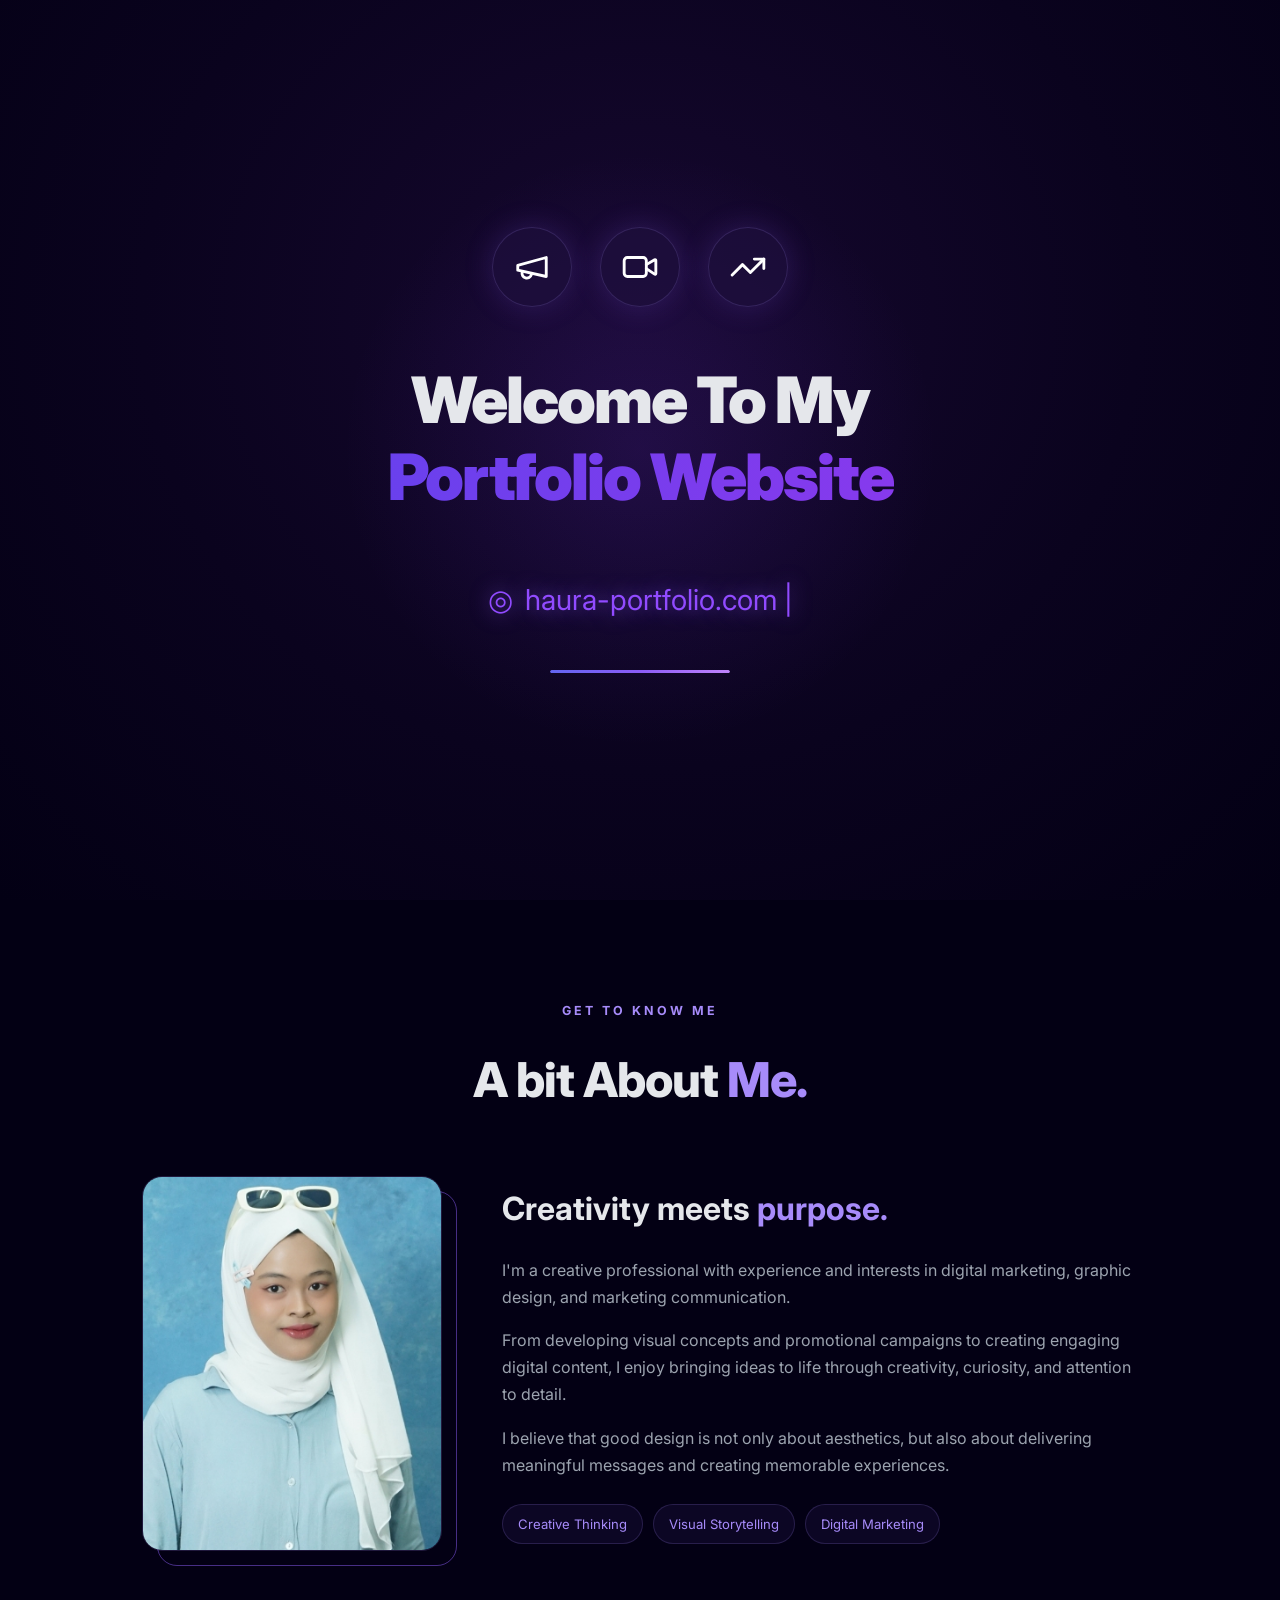
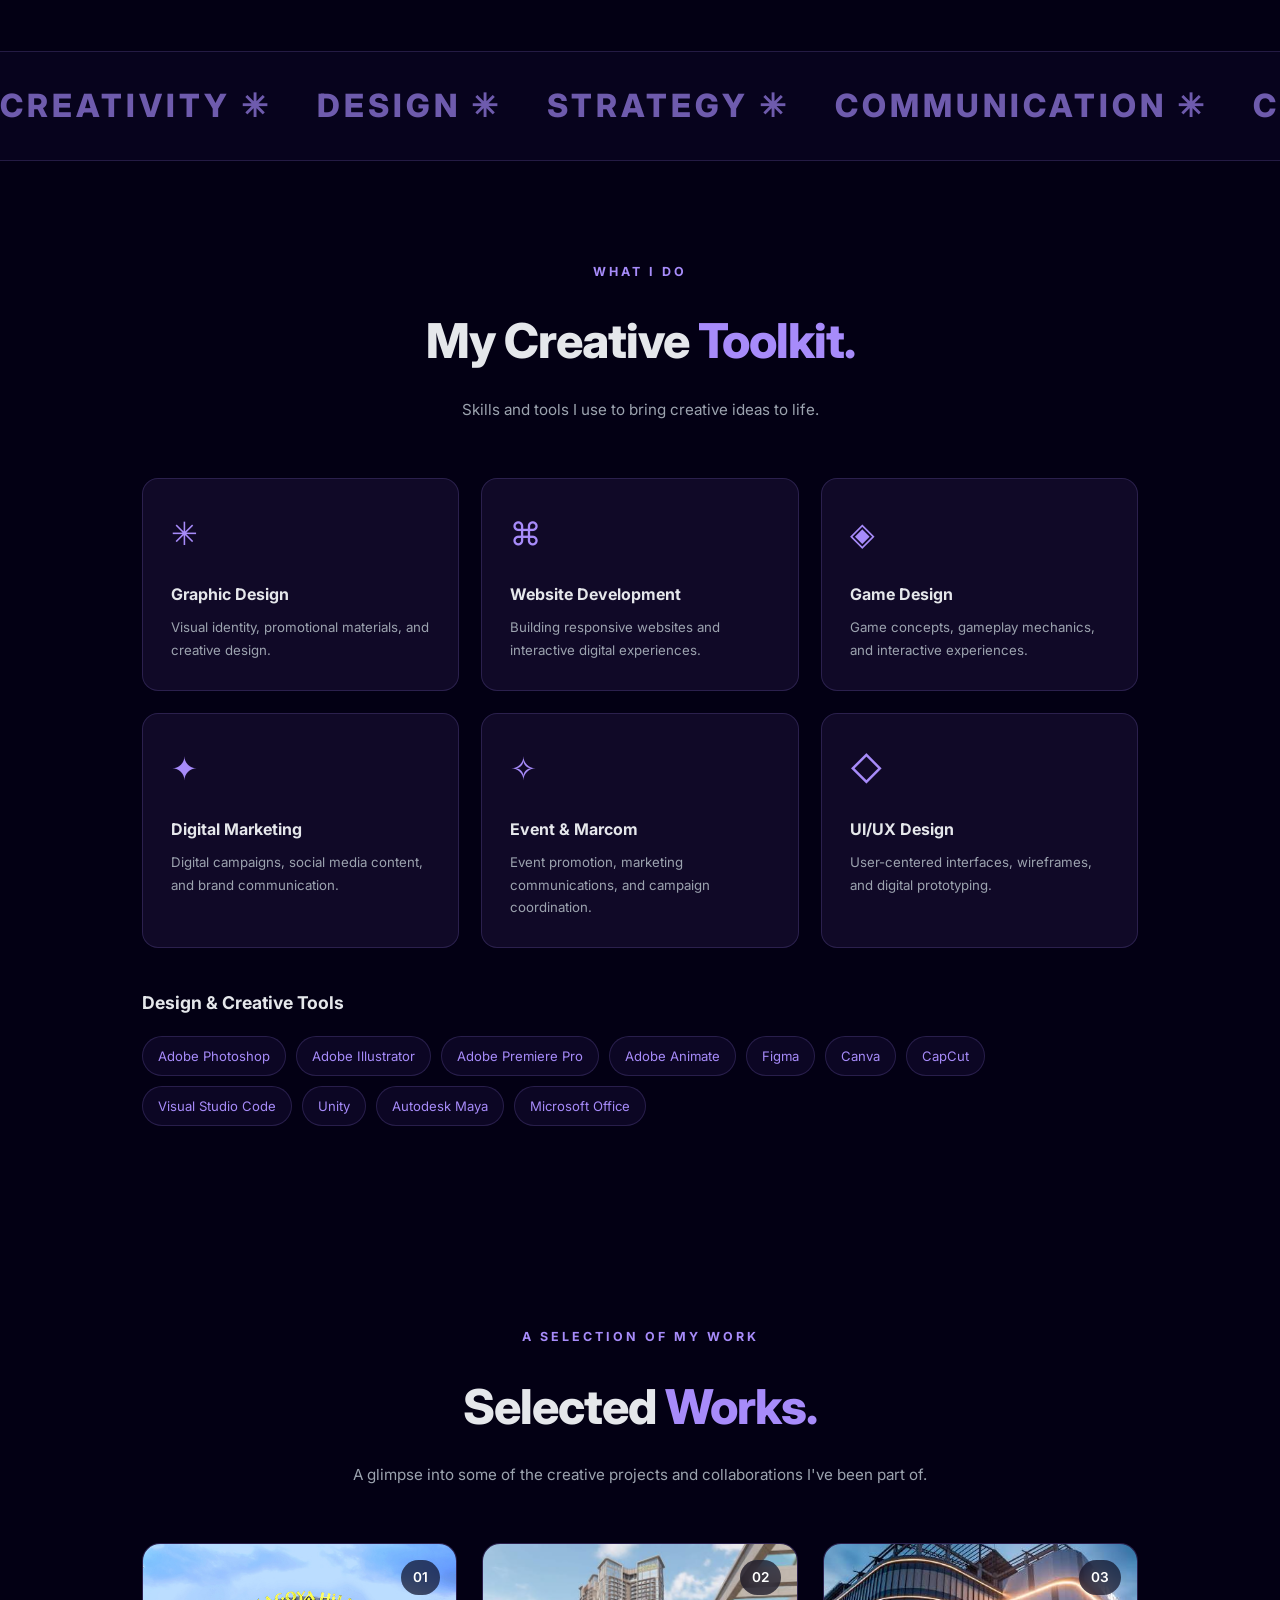
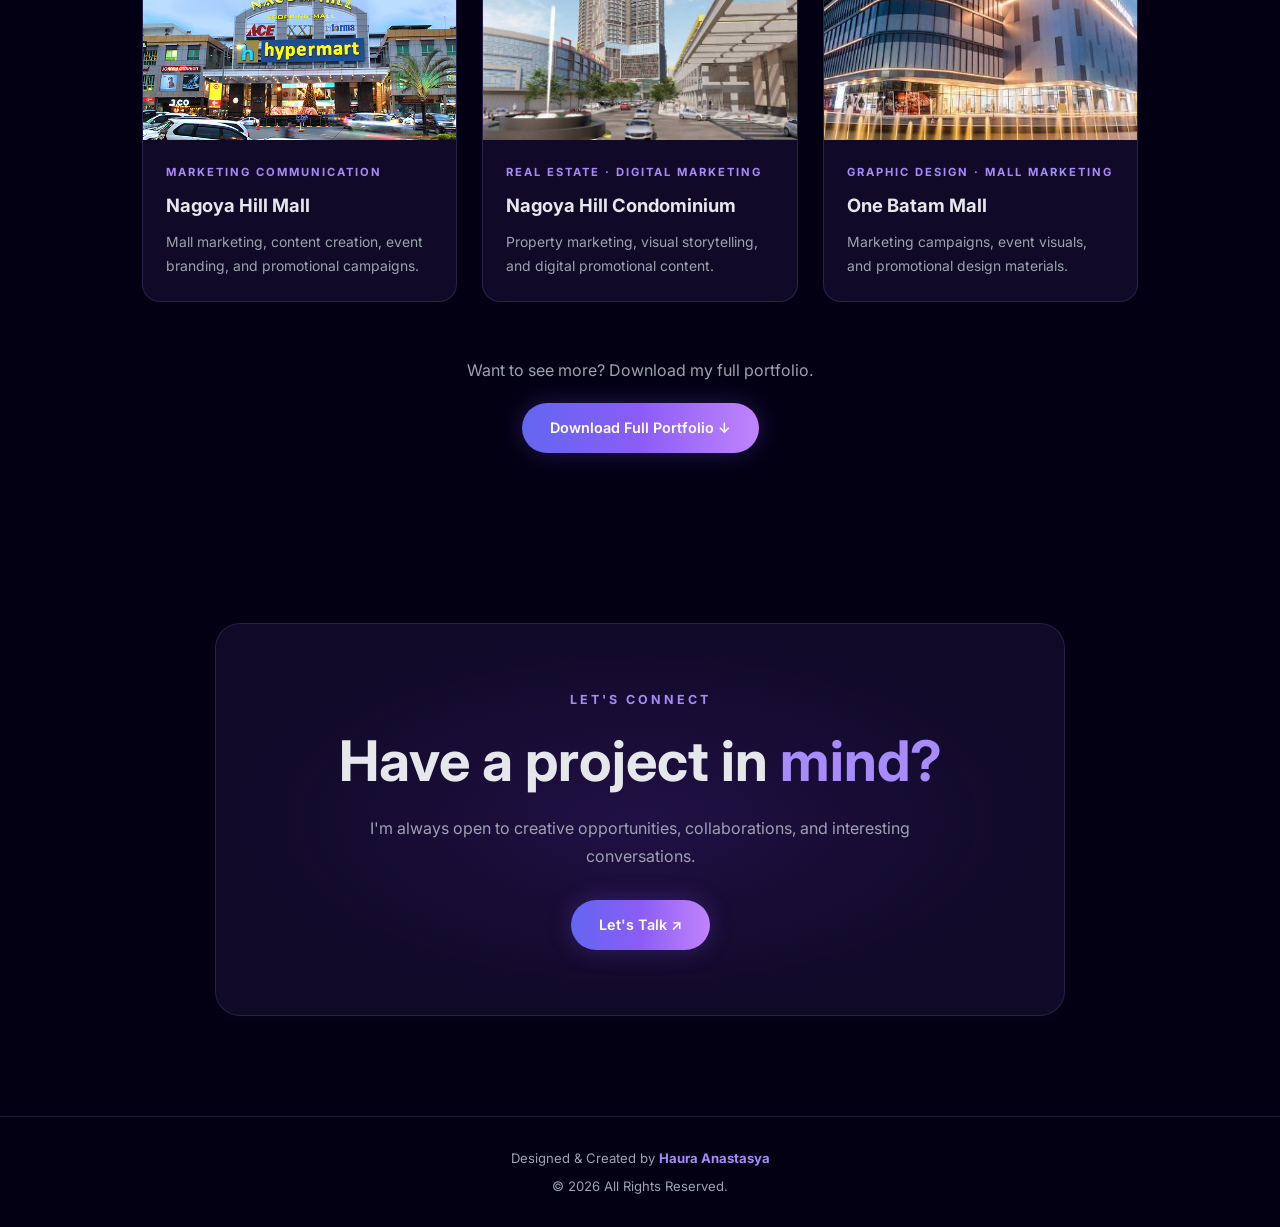
<file: index.html>
<!DOCTYPE html>
<html lang="en">

<head>
    <meta charset="UTF-8">
    <meta name="viewport" content="width=device-width, initial-scale=1.0">

    <meta name="description"
        content="Haura Anastasya — Creative Designer, Digital Marketing, and Marketing Communication Portfolio.">

    <meta name="author" content="Haura Anastasya">
    <meta name="theme-color" content="#030014">

    <meta property="og:title" content="Haura Anastasya | Portfolio">
    <meta property="og:description"
        content="Explore the creative works, projects, and experiences of Haura Anastasya.">
    <meta property="og:type" content="website">

    <title>Haura Anastasya | Creative Portfolio</title>

    <!-- Google Fonts -->
    <link rel="preconnect" href="https://fonts.googleapis.com">
    <link rel="preconnect" href="https://fonts.gstatic.com" crossorigin>

    <link
        href="https://fonts.googleapis.com/css2?family=Inter:wght@400;500;600;700;800;900&display=swap"
        rel="stylesheet">

    <!-- Main Stylesheet -->
    <link rel="stylesheet" href="style.css">
</head>

<body>

    <!-- ==================================
         INTRO / WELCOME SCREEN
    =================================== -->

    <div class="intro-screen" id="introScreen" aria-label="Welcome screen">

        <div class="intro-content">

            <div class="intro-icons">

                <!-- Megaphone: campaigns & promotion -->
                <div class="intro-icon" aria-hidden="true">
                    <svg viewBox="0 0 24 24" fill="none" stroke="currentColor"
                        stroke-width="1.8" stroke-linecap="round" stroke-linejoin="round">
                        <path d="m3 11 18-5v12L3 14v-3z"></path><path d="M11.6 16.8a3 3 0 1 1-5.8-1.6"></path>
                    </svg>
                </div>

                <!-- Video camera: content creation -->
                <div class="intro-icon" aria-hidden="true">
                    <svg viewBox="0 0 24 24" fill="none" stroke="currentColor"
                        stroke-width="1.8" stroke-linecap="round" stroke-linejoin="round">
                        <path d="m16 13 5.223 3.482a.5.5 0 0 0 .777-.416V7.87a.5.5 0 0 0-.752-.432L16 10.5"></path><rect x="2" y="6" width="14" height="12" rx="2"></rect>
                    </svg>
                </div>

                <!-- Trending up: strategy & growth -->
                <div class="intro-icon" aria-hidden="true">
                    <svg viewBox="0 0 24 24" fill="none" stroke="currentColor"
                        stroke-width="1.8" stroke-linecap="round" stroke-linejoin="round">
                        <polyline points="22 7 13.5 15.5 8.5 10.5 2 17"></polyline><polyline points="16 7 22 7 22 13"></polyline>
                    </svg>
                </div>

            </div>

            <h1 class="intro-title">
                Welcome To My
                <span>Portfolio Website</span>
            </h1>

            <div class="intro-domain">
                <span class="globe-icon" aria-hidden="true">◎</span>
                <span id="introTyping"></span>
                <span class="typing-cursor" aria-hidden="true">|</span>
            </div>

            <div class="intro-loading" aria-hidden="true">
                <div class="intro-loading-bar" id="introLoadingBar"></div>
            </div>

        </div>

    </div>


    <!-- ==================================
         VISUAL EFFECTS
    =================================== -->

    <div class="mouse-glow" aria-hidden="true"></div>

    <div
        class="scroll-progress"
        id="scrollProgress"
        aria-hidden="true">
    </div>


    <!-- ==================================
         MAIN WEBSITE
    =================================== -->

    <main id="mainWebsite">

        <!-- NAVIGATION -->

        <header class="navbar">

            <a href="#home" class="logo" aria-label="Haura home">
                Haura<span>.</span>
            </a>

            <button
                class="menu-btn"
                id="menuBtn"
                type="button"
                aria-label="Toggle navigation"
                aria-expanded="false"
                aria-controls="nav">

                ☰

            </button>

            <nav id="nav" aria-label="Main navigation">

                <a href="#home">Home</a>
                <a href="#about">About</a>
                <a href="#skills">Skills</a>
                <a href="#works">Works</a>
                <a href="#contact">Contact</a>

            </nav>

        </header>


        <!-- ==================================
             HERO SECTION
        =================================== -->

        <section class="hero" id="home">

            <div class="glow glow-one" aria-hidden="true"></div>
            <div class="glow glow-two" aria-hidden="true"></div>

            <div class="hero-content reveal">

                <p class="hello">
                    HELLO, WELCOME TO MY PORTFOLIO
                </p>

                <h1>
                    Hi, I'm
                    <span class="gradient-text">Haura.</span>
                </h1>

                <h2 class="role">
                    I'm a
                    <span id="heroTyping"></span>
                    <span class="typing-cursor" aria-hidden="true">|</span>
                </h2>

                <p class="desc">
                    A creative mind passionate about visual storytelling,
                    digital experiences, and meaningful communication.
                    I enjoy turning ideas into something visually engaging.
                </p>

                <div class="buttons">

                    <a href="#works" class="btn primary">
                        Explore My Works ↗
                    </a>

                    <a
                        href="assets/cv.pdf"
                        target="_blank"
                        rel="noopener noreferrer"
                        class="btn ghost">

                        View My CV ↗

                    </a>

                </div>

                <div class="scroll-indicator" aria-hidden="true">
                    <span></span>
                    Scroll to explore
                </div>

            </div>

        </section>


        <!-- ==================================
             ABOUT SECTION
        =================================== -->

        <section class="section" id="about">

            <div class="section-heading reveal">

                <p class="eyebrow">
                    GET TO KNOW ME
                </p>

                <h2 class="title">
                    A bit About <span>Me.</span>
                </h2>

            </div>


            <div class="about-grid reveal">

                <div class="photo">

                    <img
                        src="assets/images/foto.jpg"
                        alt="Portrait of Haura Anastasya"
                        loading="lazy"
                        decoding="async">

                    <div class="photo-decoration" aria-hidden="true"></div>

                </div>


                <div class="about-text">

                    <h3>
                        Creativity meets <span>purpose.</span>
                    </h3>

                    <p>
                        I'm a creative professional with experience and
                        interests in digital marketing, graphic design,
                        and marketing communication.
                    </p>

                    <p>
                        From developing visual concepts and promotional
                        campaigns to creating engaging digital content,
                        I enjoy bringing ideas to life through creativity,
                        curiosity, and attention to detail.
                    </p>

                    <p>
                        I believe that good design is not only about
                        aesthetics, but also about delivering meaningful
                        messages and creating memorable experiences.
                    </p>


                    <div class="about-tags">

                        <span>Creative Thinking</span>
                        <span>Visual Storytelling</span>
                        <span>Digital Marketing</span>

                    </div>

                </div>

            </div>

        </section>


        <!-- ==================================
             MARQUEE
        =================================== -->

        <div class="marquee" aria-label="Creative interests">

            <div class="marquee-track" aria-hidden="true">

                <span>CREATIVITY ✳</span>
                <span>DESIGN ✳</span>
                <span>STRATEGY ✳</span>
                <span>COMMUNICATION ✳</span>

                <span>CREATIVITY ✳</span>
                <span>DESIGN ✳</span>
                <span>STRATEGY ✳</span>
                <span>COMMUNICATION ✳</span>

            </div>

        </div>


        <!-- ==================================
             SKILLS SECTION
        =================================== -->

        <section class="section" id="skills">

            <div class="section-heading reveal">

                <p class="eyebrow">
                    WHAT I DO
                </p>

                <h2 class="title">
                    My Creative <span>Toolkit.</span>
                </h2>

                <p class="center">
                    Skills and tools I use to bring creative ideas to life.
                </p>

            </div>


            <!-- CREATIVE SKILLS -->

            <div class="skills reveal">

                <article class="skill">

                    <span class="skill-icon" aria-hidden="true">✳</span>

                    <h3>Graphic Design</h3>

                    <p>
                        Visual identity, promotional materials,
                        and creative design.
                    </p>

                </article>


                <article class="skill">

                    <span class="skill-icon" aria-hidden="true">⌘</span>

                    <h3>Website Development</h3>

                    <p>
                        Building responsive websites and
                        interactive digital experiences.
                    </p>

                </article>


                <article class="skill">

                    <span class="skill-icon" aria-hidden="true">◈</span>

                    <h3>Game Design</h3>

                    <p>
                        Game concepts, gameplay mechanics,
                        and interactive experiences.
                    </p>

                </article>


                <article class="skill">

                    <span class="skill-icon" aria-hidden="true">✦</span>

                    <h3>Digital Marketing</h3>

                    <p>
                        Digital campaigns, social media content,
                        and brand communication.
                    </p>

                </article>


                <article class="skill">

                    <span class="skill-icon" aria-hidden="true">✧</span>

                    <h3>Event & Marcom</h3>

                    <p>
                        Event promotion, marketing communications,
                        and campaign coordination.
                    </p>

                </article>


                <article class="skill">

                    <span class="skill-icon" aria-hidden="true">◇</span>

                    <h3>UI/UX Design</h3>

                    <p>
                        User-centered interfaces, wireframes,
                        and digital prototyping.
                    </p>

                </article>

            </div>


            <!-- CREATIVE TOOLS -->

            <h3 class="sub reveal">
                Design & Creative Tools
            </h3>

            <div class="tags reveal">

                <span>Adobe Photoshop</span>
                <span>Adobe Illustrator</span>
                <span>Adobe Premiere Pro</span>
                <span>Adobe Animate</span>
                <span>Figma</span>
                <span>Canva</span>
                <span>CapCut</span>
                <span>Visual Studio Code</span>
                <span>Unity</span>
                <span>Autodesk Maya</span>
                <span>Microsoft Office</span>

            </div>

        </section>


        <!-- ==================================
             SELECTED WORKS
        =================================== -->

        <section class="section" id="works">

            <div class="section-heading reveal">

                <p class="eyebrow">
                    A SELECTION OF MY WORK
                </p>

                <h2 class="title">
                    Selected <span>Works.</span>
                </h2>

                <p class="center">
                    A glimpse into some of the creative projects
                    and collaborations I've been part of.
                </p>

            </div>


 
<div class="cards">

    <!-- PROJECT 01: NAGOYA HILL MALL -->

    <article class="card reveal">

        <a
            href="projects/nagoya-mall.html"
            class="project-link"
            aria-label="Explore Nagoya Hill Mall project">

            <div class="card-image">
                <img
                    src="assets/images/nagoya-mall-cover.jpg"
                    alt="Nagoya Hill Shopping Mall"
                    class="project-cover"
                >

                <span class="project-number">01</span>
            </div>

        </a>

        <div class="card-body">

            <p class="project-category">
                MARKETING COMMUNICATION
            </p>

            <h3>Nagoya Hill Mall</h3>

            <p>
                Mall marketing, content creation,
                event branding, and promotional campaigns.
            </p>

        </div>

    </article>


    <!-- PROJECT 02: NAGOYA HILL CONDOMINIUM -->

    <article class="card reveal">

        <a
            href="projects/nagoya-condo.html"
            class="project-link"
            aria-label="Explore Nagoya Hill Condominium project">

            <div class="card-image">
                <img
                    src="assets/images/nagoya-condo-cover.jpeg"
                    alt="Nagoya Hill Condominium building"
                    class="project-cover"
                >

                <span class="project-number">02</span>
            </div>

        </a>

        <div class="card-body">

            <p class="project-category">
                REAL ESTATE · DIGITAL MARKETING
            </p>

            <h3>Nagoya Hill Condominium</h3>

            <p>
                Property marketing, visual storytelling,
                and digital promotional content.
            </p>

        </div>

    </article>


    <!-- PROJECT 03: ONE BATAM MALL -->

    <article class="card reveal">

        <a
            href="projects/one-batam.html"
            class="project-link"
            aria-label="Explore One Batam Mall project">

            <div class="card-image">
                <img
                    src="assets/images/one-batam-cover.jpeg"
                    alt="One Batam Mall building"
                    class="project-cover"
                >

                <span class="project-number">03</span>
            </div>

        </a>

        <div class="card-body">

            <p class="project-category">
                GRAPHIC DESIGN · MALL MARKETING
            </p>

            <h3>One Batam Mall</h3>

            <p>
                Marketing campaigns, event visuals,
                and promotional design materials.
            </p>

        </div>

    </article>

</div>



            <!-- EXPLORE MORE -->

            <div class="explore-more reveal">

                <p>
                    Want to see more? Download my full portfolio.
                </p>

                <a
                    href="assets/portofolio.pdf"
                    download="Haura-Anastasya-Portfolio.pdf"
                    class="btn primary">

                    Download Full Portfolio ↓

                </a>

            </div>

        </section>


        <!-- ==================================
             CONTACT SECTION
        =================================== -->

        <section class="section contact-section" id="contact">

            <div class="contact-card reveal">

                <p class="eyebrow">
                    LET'S CONNECT
                </p>

                <h2>
                    Have a project in <span>mind?</span>
                </h2>

                <p>
                    I'm always open to creative opportunities,
                    collaborations, and interesting conversations.
                </p>

                <a
                    href="mailto:officehaura@gmail.com"
                    class="btn primary">

                    Let's Talk ↗

                </a>

            </div>

        </section>


        <!-- ==================================
             FOOTER
        =================================== -->

        <footer>

            <p>
                Designed & Created by
                <strong>Haura Anastasya</strong>
            </p>

            <p>
                © <span id="year"></span> All Rights Reserved.
            </p>

        </footer>


        <!-- ==================================
             BACK TO TOP
        =================================== -->

        <button
            id="backToTop"
            class="back-to-top"
            type="button"
            aria-label="Back to top">

            ↑

        </button>

    </main>


    <!-- JAVASCRIPT -->
    <script src="script.js" defer></script>

</body>

</html>
</file>
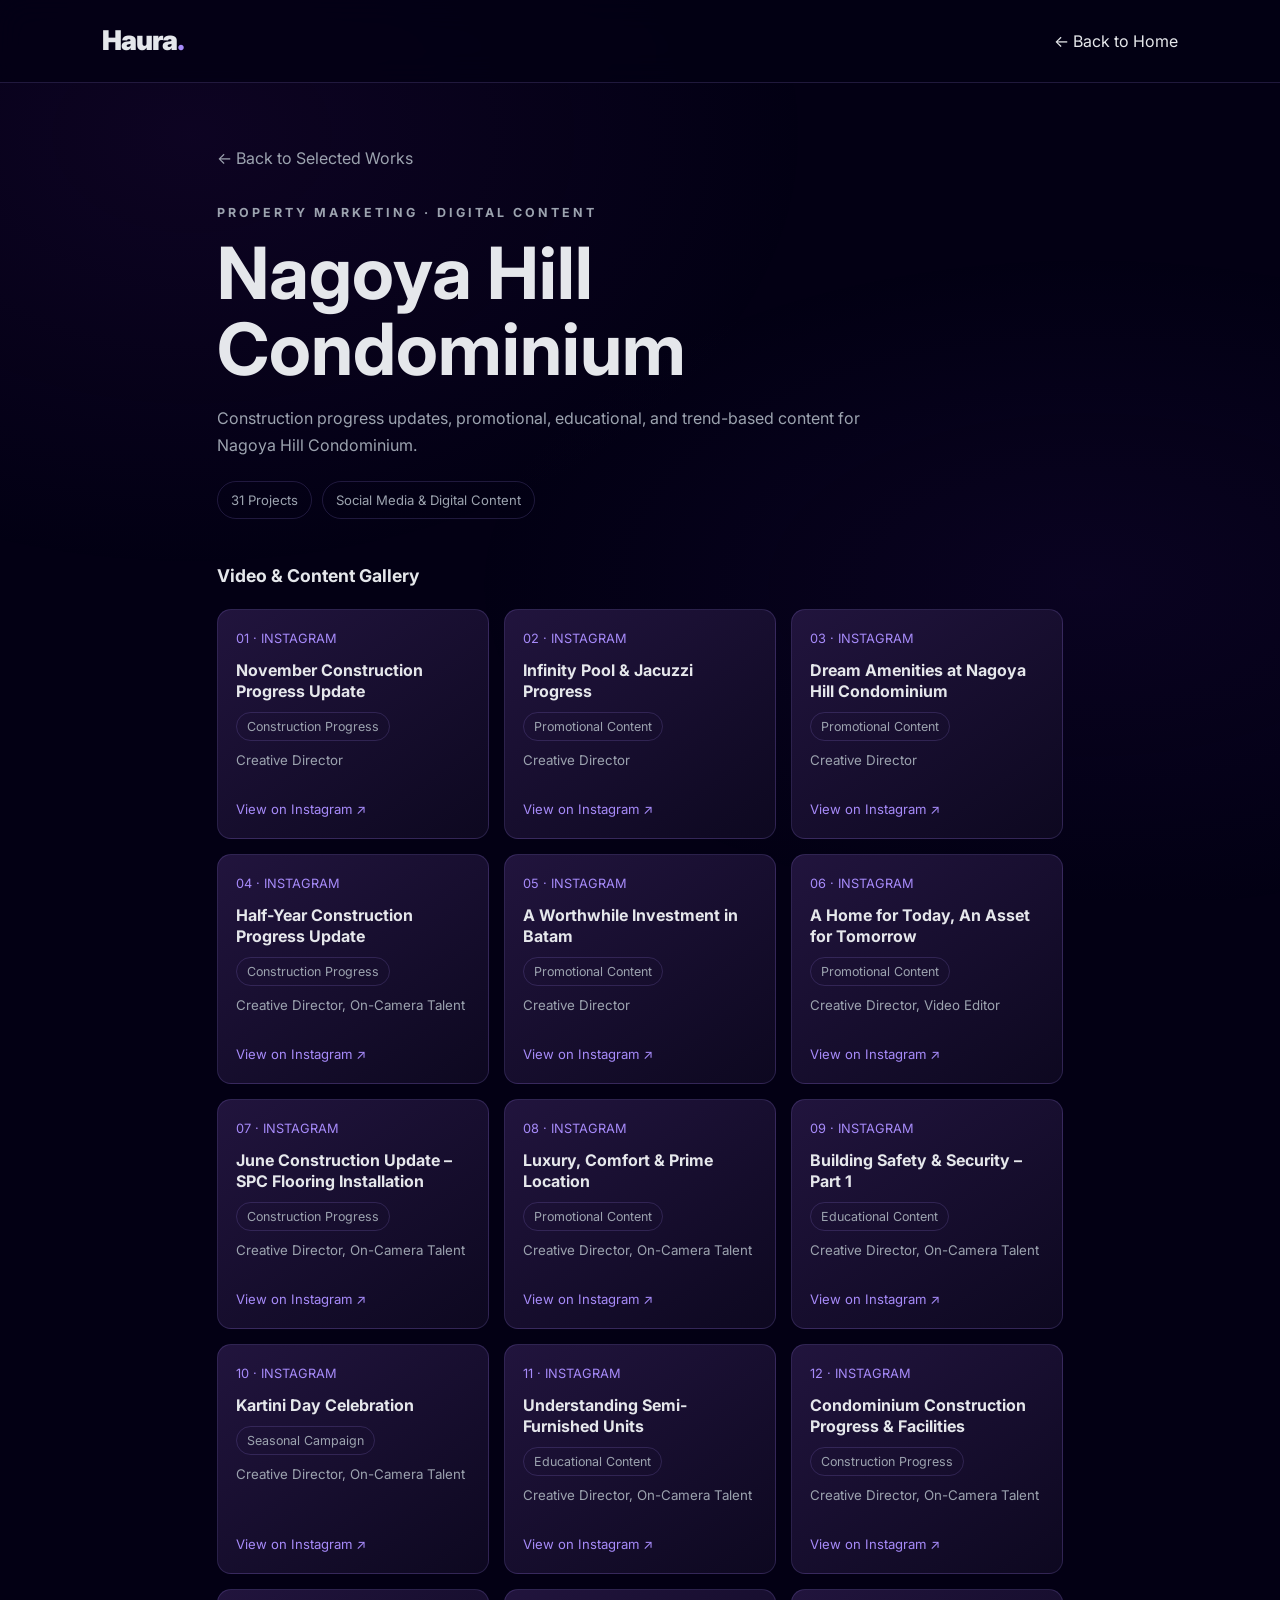
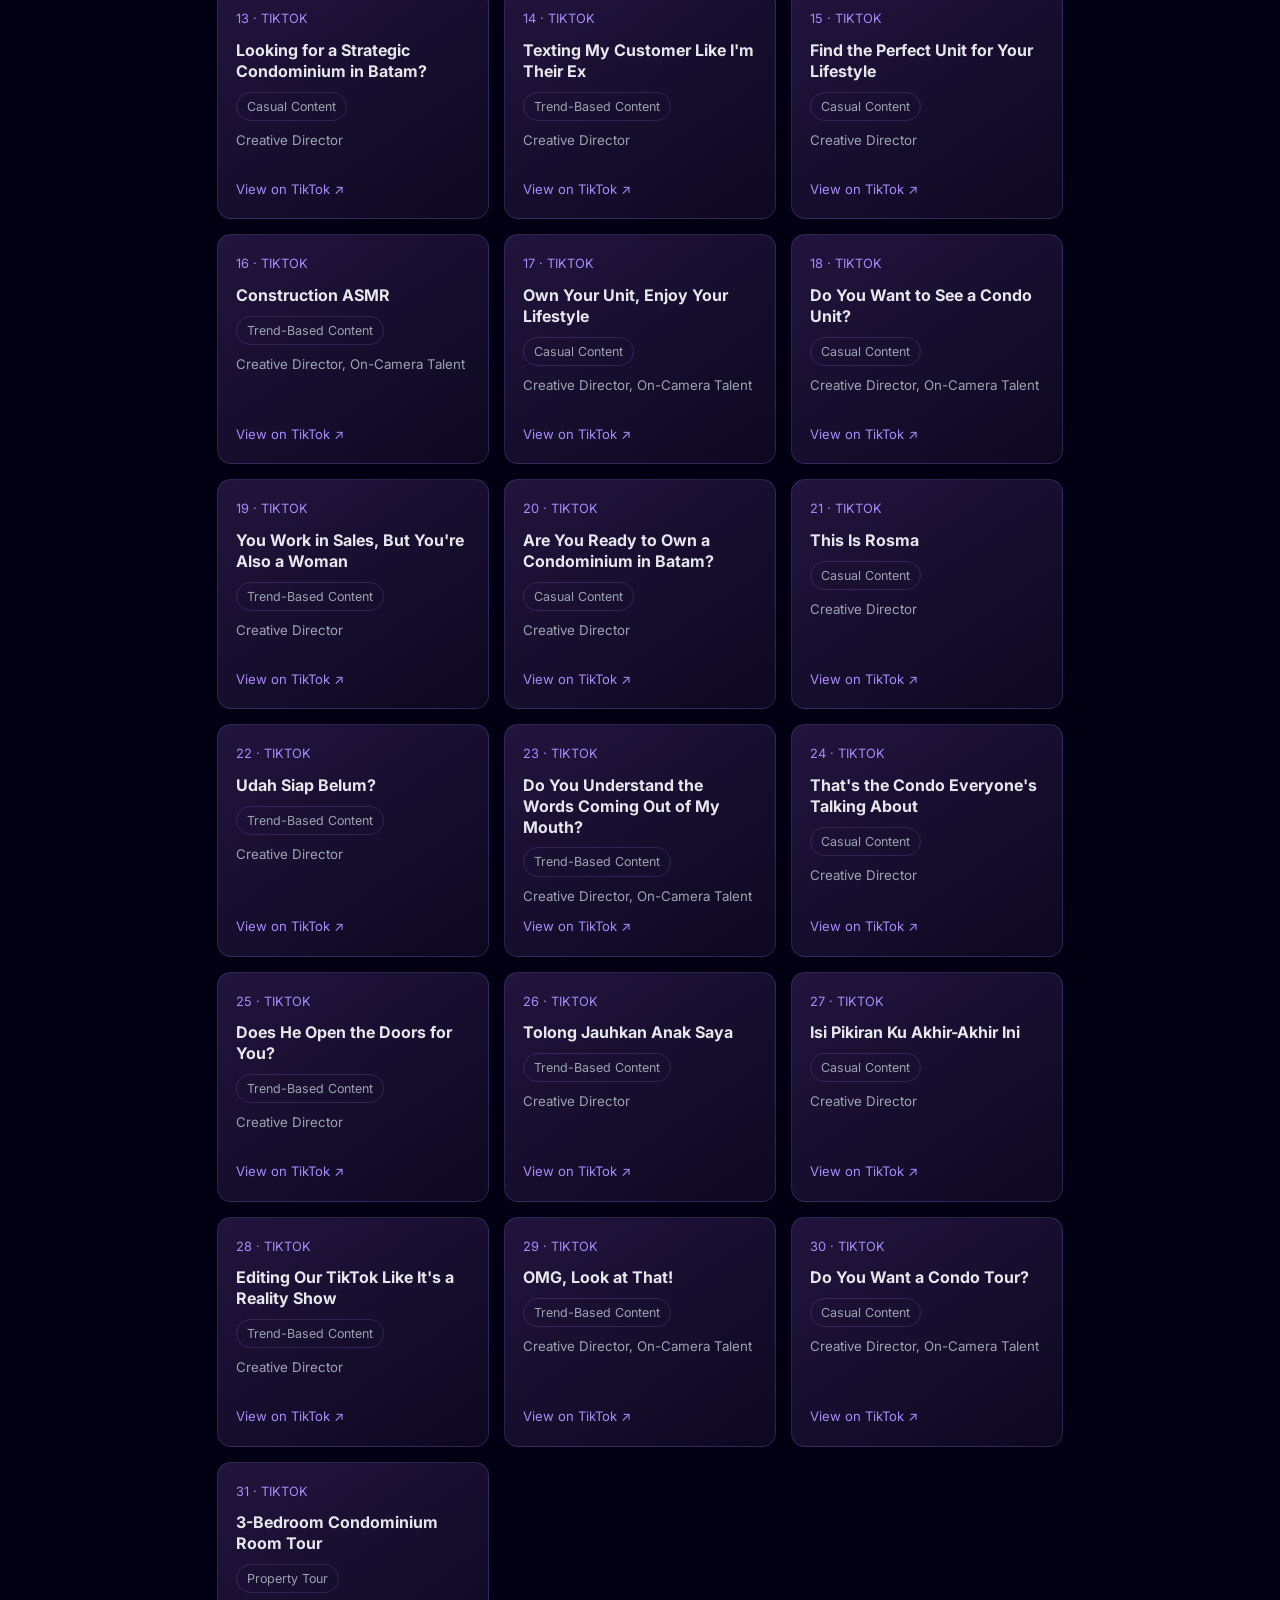
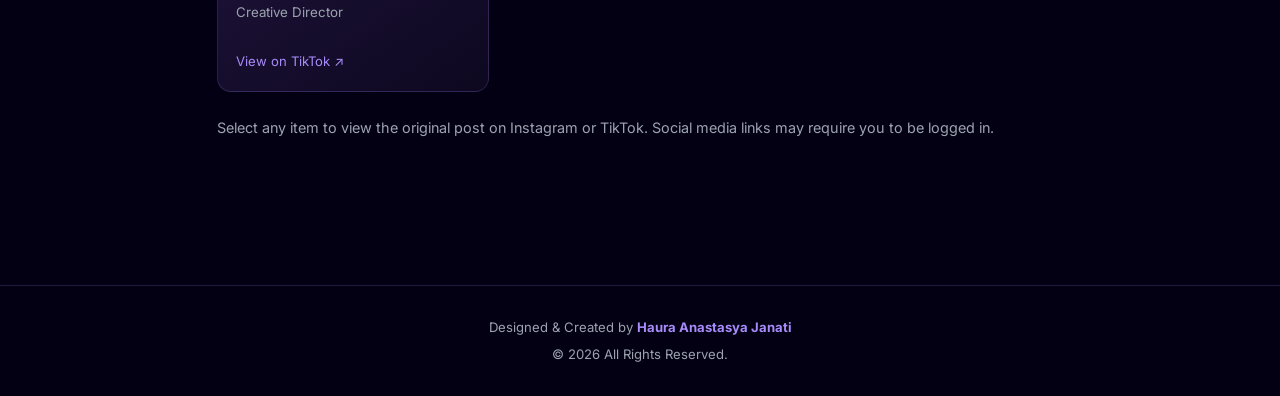
<file: projects/nagoya-condo.html>
<!DOCTYPE html>
<html lang="en">
<head>
  <meta charset="UTF-8"><meta name="viewport" content="width=device-width, initial-scale=1.0">
  <meta name="description" content="Project details and selected social media work by Haura Anastasya Janati.">
  <title>Project | Haura Anastasya</title>
  <link rel="preconnect" href="https://fonts.googleapis.com"><link rel="preconnect" href="https://fonts.gstatic.com" crossorigin>
  <link href="https://fonts.googleapis.com/css2?family=Inter:wght@400;500;600;700;800;900&display=swap" rel="stylesheet">
  <link rel="stylesheet" href="../style.css"><link rel="stylesheet" href="project-detail.css">
</head>
<body data-project="nagoya-condo">
  <div class="scroll-progress" id="scrollProgress"></div>
  <header class="navbar"><a href="../index.html" class="logo">Haura<span>.</span></a><a class="back-link" href="../index.html#works">← Back to Home</a></header>
  <main class="section project-main">
    <a class="project-back" href="../index.html#works">← Back to Selected Works</a>
    <div class="project-intro reveal"><p class="eyebrow" id="projectCategory"></p><h1 id="projectTitle"></h1><p id="projectDescription"></p><div class="project-meta"><span id="projectCount"></span><span>Social Media & Digital Content</span></div></div>
    <h2 class="sub reveal">Video & Content Gallery</h2>
    <div class="video-list" id="videoList"></div>
    <p class="project-note">Select any item to view the original post on Instagram or TikTok. Social media links may require you to be logged in.</p>
  </main>
  <footer><p>Designed & Created by <strong>Haura Anastasya Janati</strong></p><p>© <span id="year"></span> All Rights Reserved.</p></footer>
  <script src="project-detail.js"></script>
</body></html>
</file>
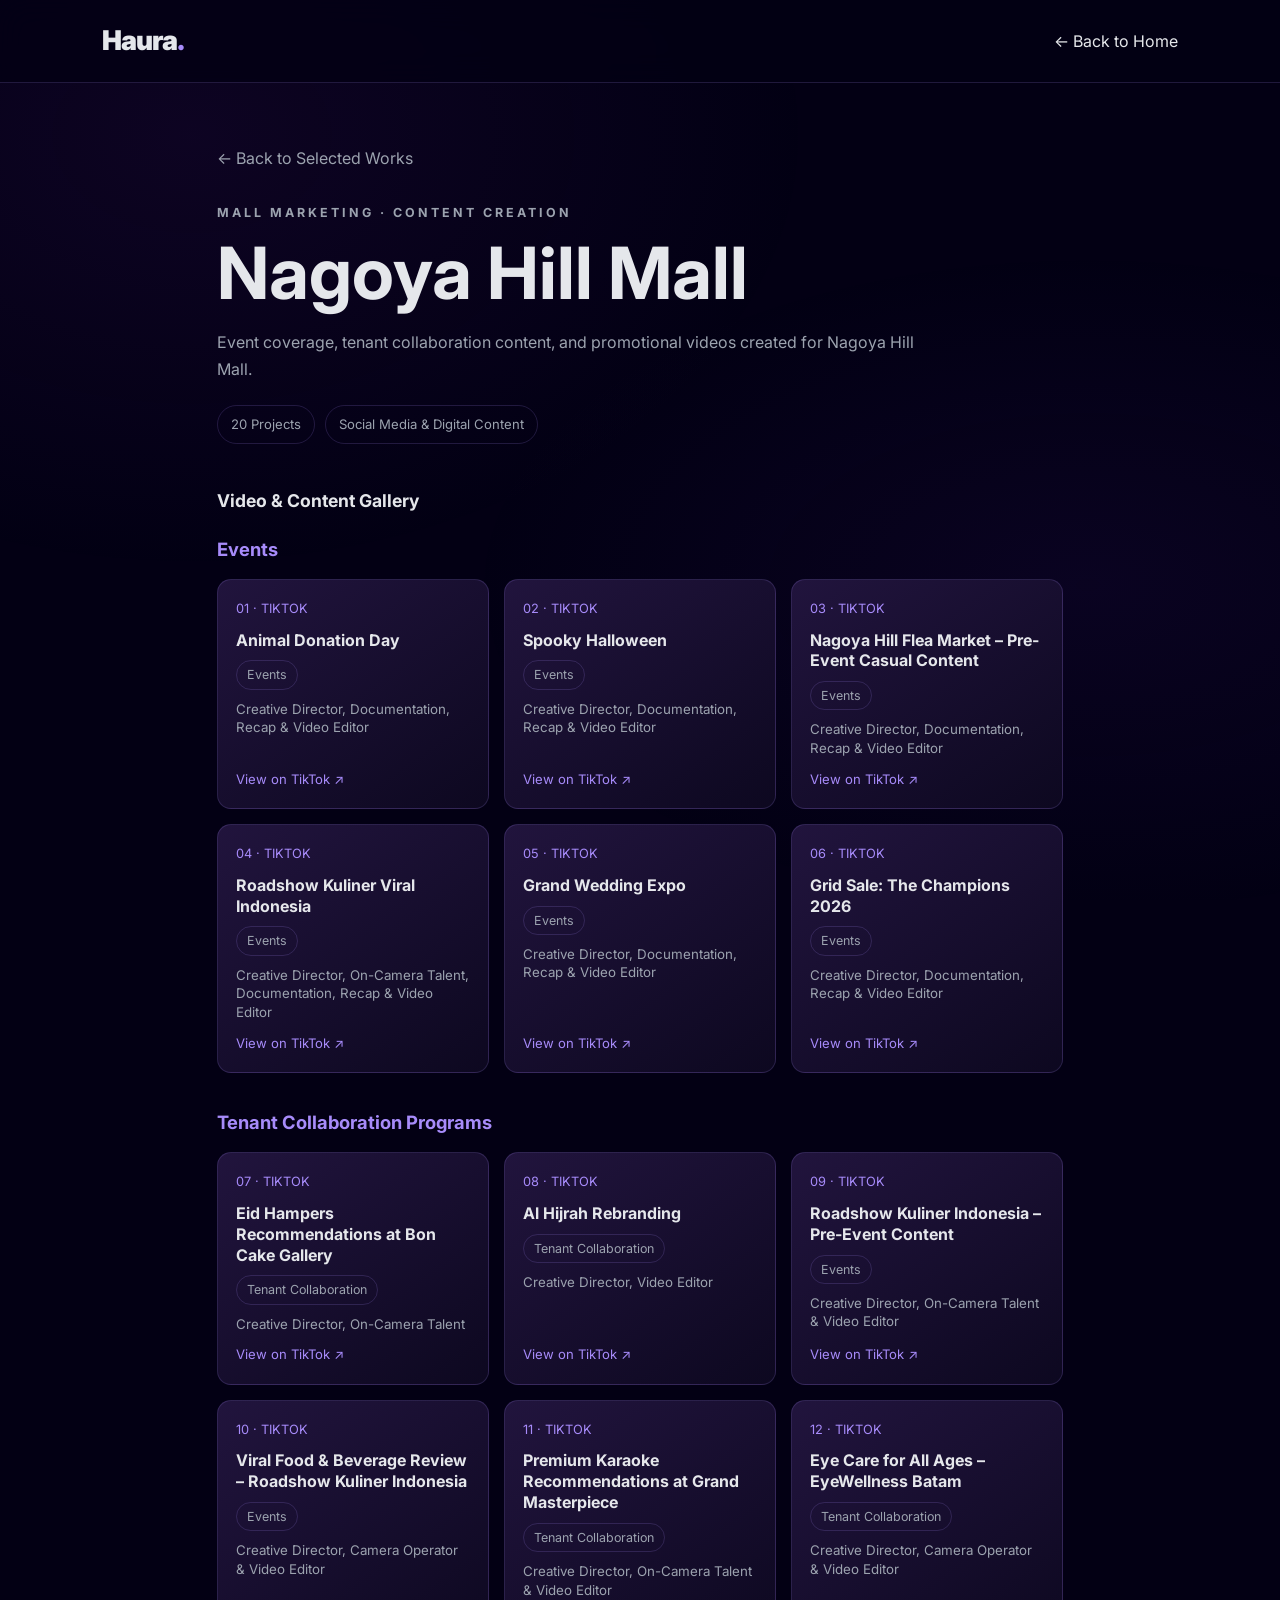
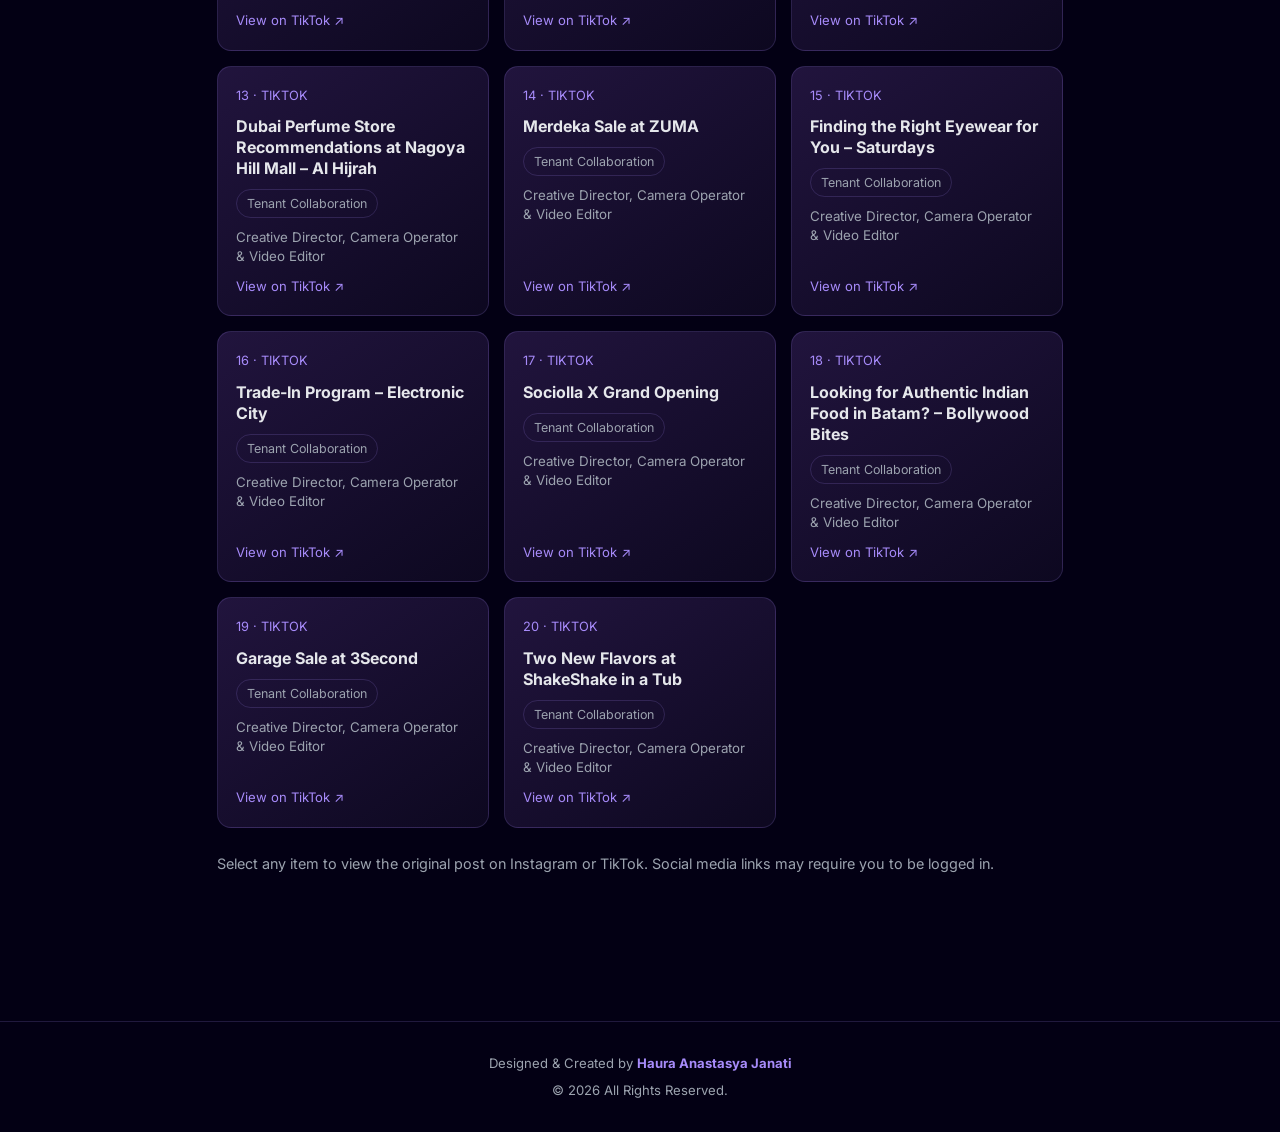
<file: projects/nagoya-mall.html>
<!DOCTYPE html>
<html lang="en">
<head>
  <meta charset="UTF-8"><meta name="viewport" content="width=device-width, initial-scale=1.0">
  <meta name="description" content="Project details and selected social media work by Haura Anastasya Janati.">
  <title>Project | Haura Anastasya</title>
  <link rel="preconnect" href="https://fonts.googleapis.com"><link rel="preconnect" href="https://fonts.gstatic.com" crossorigin>
  <link href="https://fonts.googleapis.com/css2?family=Inter:wght@400;500;600;700;800;900&display=swap" rel="stylesheet">
  <link rel="stylesheet" href="../style.css"><link rel="stylesheet" href="project-detail.css">
</head>
<body data-project="nagoya-mall">
  <div class="scroll-progress" id="scrollProgress"></div>
  <header class="navbar"><a href="../index.html" class="logo">Haura<span>.</span></a><a class="back-link" href="../index.html#works">← Back to Home</a></header>
  <main class="section project-main">
    <a class="project-back" href="../index.html#works">← Back to Selected Works</a>
    <div class="project-intro reveal"><p class="eyebrow" id="projectCategory"></p><h1 id="projectTitle"></h1><p id="projectDescription"></p><div class="project-meta"><span id="projectCount"></span><span>Social Media & Digital Content</span></div></div>
    <h2 class="sub reveal">Video & Content Gallery</h2>
    <div class="video-list" id="videoList"></div>
    <p class="project-note">Select any item to view the original post on Instagram or TikTok. Social media links may require you to be logged in.</p>
  </main>
  <footer><p>Designed & Created by <strong>Haura Anastasya Janati</strong></p><p>© <span id="year"></span> All Rights Reserved.</p></footer>
  <script src="project-detail.js"></script>
</body></html>
</file>
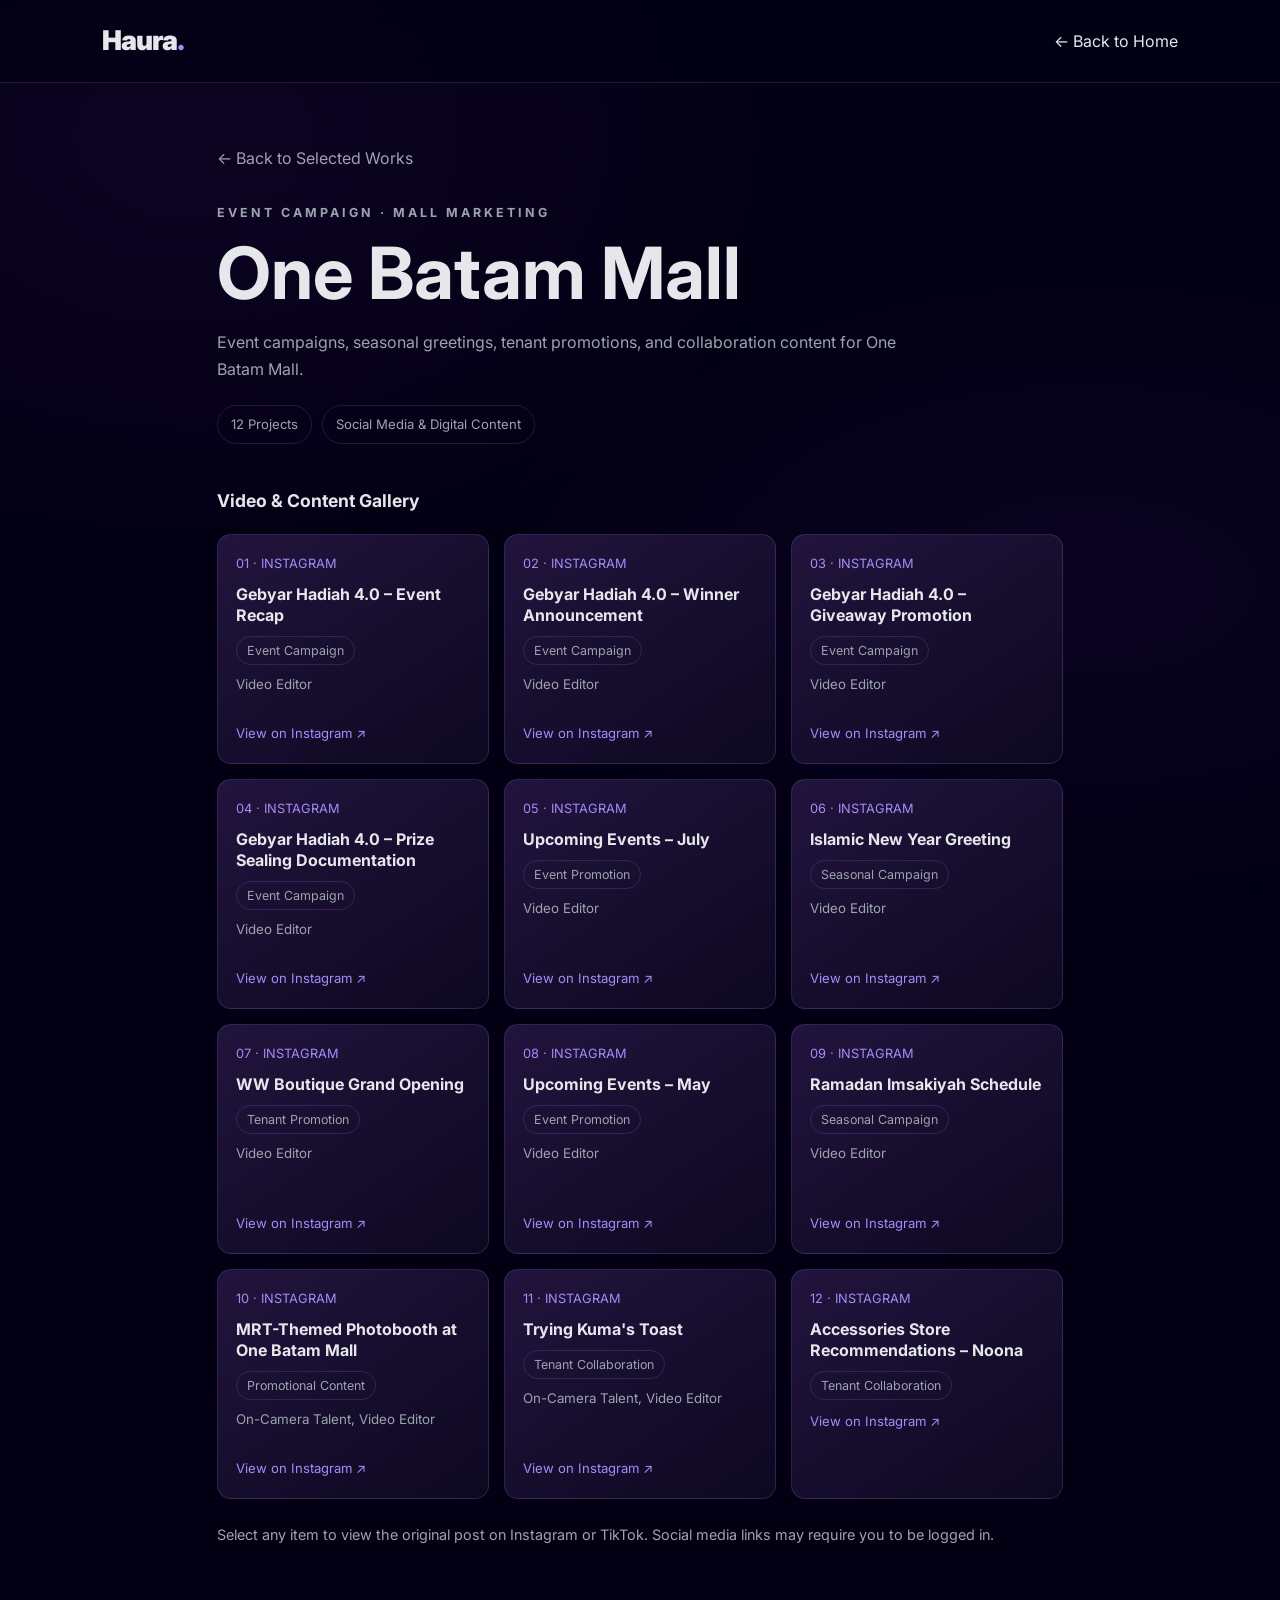
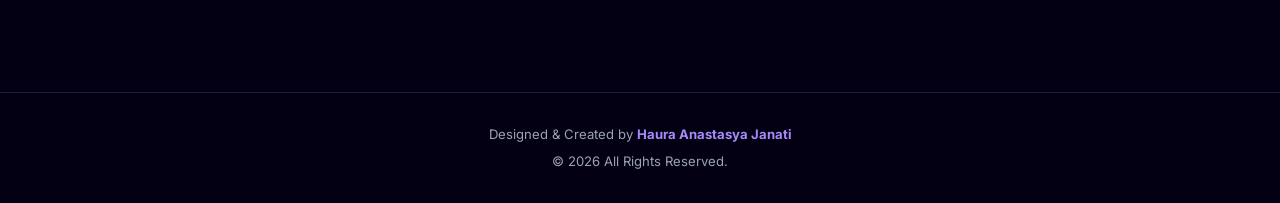
<file: projects/one-batam.html>
<!DOCTYPE html>
<html lang="en">
<head>
  <meta charset="UTF-8"><meta name="viewport" content="width=device-width, initial-scale=1.0">
  <meta name="description" content="Project details and selected social media work by Haura Anastasya Janati.">
  <title>Project | Haura Anastasya</title>
  <link rel="preconnect" href="https://fonts.googleapis.com"><link rel="preconnect" href="https://fonts.gstatic.com" crossorigin>
  <link href="https://fonts.googleapis.com/css2?family=Inter:wght@400;500;600;700;800;900&display=swap" rel="stylesheet">
  <link rel="stylesheet" href="../style.css"><link rel="stylesheet" href="project-detail.css">
</head>
<body data-project="one-batam">
  <div class="scroll-progress" id="scrollProgress"></div>
  <header class="navbar"><a href="../index.html" class="logo">Haura<span>.</span></a><a class="back-link" href="../index.html#works">← Back to Home</a></header>
  <main class="section project-main">
    <a class="project-back" href="../index.html#works">← Back to Selected Works</a>
    <div class="project-intro reveal"><p class="eyebrow" id="projectCategory"></p><h1 id="projectTitle"></h1><p id="projectDescription"></p><div class="project-meta"><span id="projectCount"></span><span>Social Media & Digital Content</span></div></div>
    <h2 class="sub reveal">Video & Content Gallery</h2>
    <div class="video-list" id="videoList"></div>
    <p class="project-note">Select any item to view the original post on Instagram or TikTok. Social media links may require you to be logged in.</p>
  </main>
  <footer><p>Designed & Created by <strong>Haura Anastasya Janati</strong></p><p>© <span id="year"></span> All Rights Reserved.</p></footer>
  <script src="project-detail.js"></script>
</body></html>
</file>
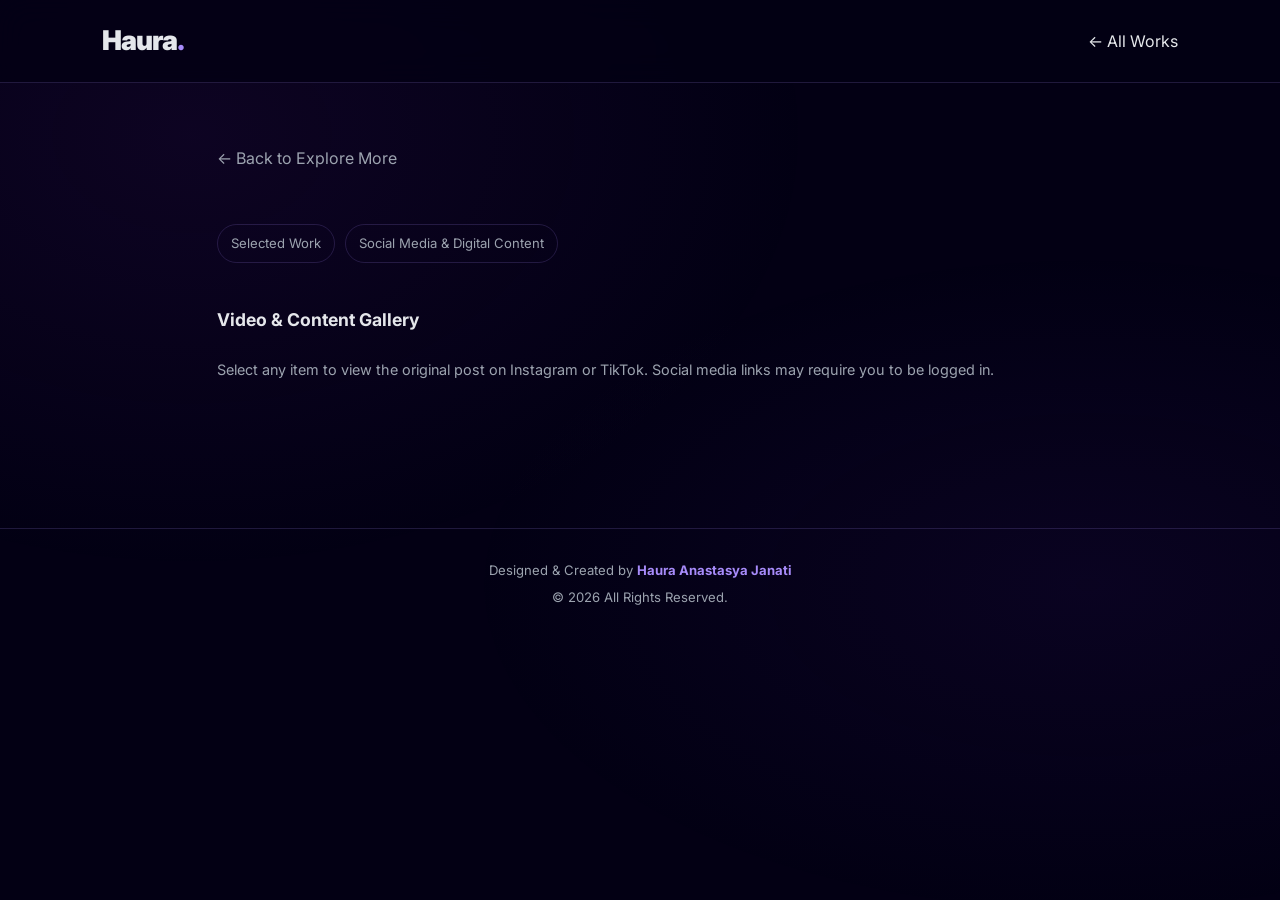
<file: projects/project-page-template.html>
<!DOCTYPE html>
<html lang="en">
<head>
  <meta charset="UTF-8"><meta name="viewport" content="width=device-width, initial-scale=1.0">
  <meta name="description" content="Project details and selected social media work by Haura Anastasya Janati.">
  <title>Project | Haura Anastasya</title>
  <link rel="preconnect" href="https://fonts.googleapis.com"><link rel="preconnect" href="https://fonts.gstatic.com" crossorigin>
  <link href="https://fonts.googleapis.com/css2?family=Inter:wght@400;500;600;700;800;900&display=swap" rel="stylesheet">
  <link rel="stylesheet" href="../style.css"><link rel="stylesheet" href="project-detail.css">
</head>
<body data-project="PROJECT_KEY">
  <div class="scroll-progress" id="scrollProgress"></div>
  <header class="navbar"><a href="../index.html" class="logo">Haura<span>.</span></a><a class="back-link" href="../works.html">← All Works</a></header>
  <main class="section project-main">
    <a class="project-back" href="../works.html">← Back to Explore More</a>
    <div class="project-intro reveal"><p class="eyebrow" id="projectCategory"></p><h1 id="projectTitle"></h1><p id="projectDescription"></p><div class="project-meta"><span>Selected Work</span><span>Social Media & Digital Content</span></div></div>
    <h2 class="sub reveal">Video & Content Gallery</h2>
    <div class="video-list" id="videoList"></div>
    <p class="project-note">Select any item to view the original post on Instagram or TikTok. Social media links may require you to be logged in.</p>
  </main>
  <footer><p>Designed & Created by <strong>Haura Anastasya Janati</strong></p><p>© <span id="year"></span> All Rights Reserved.</p></footer>
  <script src="project-detail.js"></script>
</body></html>
</file>
<file: style.css>
/* =========================================
   HAURA ANASTASYA — PORTFOLIO STYLESHEET
   Theme: Dark Purple / Editorial Minimalist
========================================= */


/* =========================================
   01. GLOBAL VARIABLES
========================================= */

:root {
    --bg: #030014;
    --bg-light: #0d0626;
    --card: #100927;
    --card-hover: #170d35;

    --text: #e5e7eb;
    --muted: #9ca3af;

    --accent: #8b5cf6;
    --accent-2: #a78bfa;
    --accent-light: #c4b5fd;

    --border: rgba(167, 139, 250, 0.18);

    --gradient: linear-gradient(
        90deg,
        #6366f1,
        #8b5cf6,
        #c084fc
    );

    --radius: 18px;
    --transition: 0.35s ease;
}


/* =========================================
   02. RESET & GLOBAL
========================================= */

* {
    margin: 0;
    padding: 0;
    box-sizing: border-box;
}

html {
    scroll-behavior: smooth;
    scroll-padding-top: 90px;
}

body {
    font-family: "Inter", sans-serif;
    background: var(--bg);
    color: var(--text);
    line-height: 1.7;
    overflow-x: hidden;
}

body::before {
    content: "";
    position: fixed;
    inset: 0;
    pointer-events: none;
    z-index: -1;

    background:
        radial-gradient(
            ellipse at 15% 15%,
            rgba(88, 28, 135, 0.13),
            transparent 40%
        ),
        radial-gradient(
            ellipse at 85% 65%,
            rgba(76, 29, 149, 0.10),
            transparent 40%
        );
}

a {
    color: inherit;
    text-decoration: none;
}

button {
    font-family: inherit;
}

button,
a {
    -webkit-tap-highlight-color: transparent;
}

button:focus-visible,
a:focus-visible {
    outline: 2px solid var(--accent-light);
    outline-offset: 4px;
}

::selection {
    background: rgba(139, 92, 246, 0.4);
    color: white;
}


/* =========================================
   03. INTRO / WELCOME SCREEN
========================================= */

.intro-screen {
    position: fixed;
    inset: 0;
    z-index: 9999;

    display: flex;
    align-items: center;
    justify-content: center;

    text-align: center;
    overflow: hidden;

    background:
        radial-gradient(
            ellipse at 50% 35%,
            #16082f 0%,
            #0a031e 55%,
            #030014 100%
        );

    transition:
        opacity 0.9s ease,
        visibility 0.9s ease;
}

.intro-screen::before {
    content: "";
    position: absolute;

    width: 600px;
    height: 600px;

    background:
        radial-gradient(
            circle,
            rgba(124, 58, 237, 0.14),
            transparent 70%
        );

    animation: introGlow 5s ease-in-out infinite alternate;
}

.intro-screen.hide {
    opacity: 0;
    visibility: hidden;
    pointer-events: none;
}

.intro-content {
    position: relative;
    z-index: 1;

    width: 100%;
    padding: 30px 20px;

    animation: introAppear 1.2s ease both;
}


/* INTRO ICONS */

.intro-icons {
    display: flex;
    justify-content: center;
    align-items: center;

    gap: 28px;
    margin-bottom: 55px;
}

.intro-icon {
    width: 80px;
    height: 80px;

    border-radius: 50%;

    display: flex;
    justify-content: center;
    align-items: center;

    color: white;

    background: rgba(30, 15, 61, 0.75);
    border: 1px solid var(--border);

    box-shadow:
        0 0 30px rgba(139, 92, 246, 0.2);

    animation: iconFloat 3s ease-in-out infinite;

    transition: var(--transition);
}

.intro-icon svg {
    width: 38px;
    height: 38px;
}

.intro-icon:nth-child(2) {
    animation-delay: 0.3s;
}

.intro-icon:nth-child(3) {
    animation-delay: 0.6s;
}

.intro-icon:hover {
    transform: translateY(-8px) scale(1.08);

    background: rgba(139, 92, 246, 0.2);

    box-shadow:
        0 0 35px rgba(139, 92, 246, 0.4);
}


/* INTRO TITLE */

.intro-title {
    font-size: clamp(2.2rem, 5vw, 4rem);
    font-weight: 900;
    line-height: 1.2;
    letter-spacing: -2px;
}

.intro-title span {
    display: block;

    background: linear-gradient(
        90deg,
        #5545ed,
        #9b35ed,
        #c084fc
    );

    background-size: 200% auto;

    background-clip: text;
    -webkit-background-clip: text;
    -webkit-text-fill-color: transparent;

    animation: gradientMove 4s linear infinite;
}


/* INTRO DOMAIN */

.intro-domain {
    margin-top: 60px;

    font-size: clamp(1.1rem, 2.5vw, 1.8rem);

    color: #914bff;

    text-shadow:
        0 0 20px rgba(139, 92, 246, 0.7);
}

.globe-icon {
    margin-right: 5px;
}

.typing-cursor {
    animation: blink 0.8s infinite;
}


/* INTRO LOADING */

.intro-loading {
    width: 180px;
    height: 3px;

    background: rgba(167, 139, 250, 0.12);

    border-radius: 10px;

    margin: 45px auto 0;
    overflow: hidden;
}

.intro-loading-bar {
    width: 0;
    height: 100%;

    border-radius: 10px;

    background: var(--gradient);

    box-shadow:
        0 0 12px var(--accent);

    transition: width 3.8s linear;
}


/* =========================================
   04. ANIMATIONS
========================================= */

@keyframes iconFloat {
    0%, 100% {
        transform: translateY(0);
        box-shadow: 0 0 25px rgba(139, 92, 246, 0.18);
    }

    50% {
        transform: translateY(-10px);
        box-shadow: 0 0 35px rgba(139, 92, 246, 0.4);
    }
}

@keyframes introGlow {
    from {
        transform: scale(0.9);
        opacity: 0.5;
    }

    to {
        transform: scale(1.2);
        opacity: 1;
    }
}

@keyframes introAppear {
    from {
        opacity: 0;
        transform: translateY(25px);
    }

    to {
        opacity: 1;
        transform: translateY(0);
    }
}

@keyframes gradientMove {
    to {
        background-position: 200% center;
    }
}

@keyframes blink {
    50% {
        opacity: 0;
    }
}

@keyframes floatingGlow {
    to {
        transform: translate(40px, 35px) scale(1.2);
    }
}

@keyframes scrollDown {
    to {
        transform: translateY(12px);
        opacity: 0;
    }
}

@keyframes marqueeMove {
    to {
        transform: translateX(-50%);
    }
}


/* =========================================
   05. MOUSE SPOTLIGHT
========================================= */

.mouse-glow {
    position: fixed;

    top: 0;
    left: 0;

    width: 350px;
    height: 350px;

    border-radius: 50%;

    background:
        radial-gradient(
            circle,
            rgba(139, 92, 246, 0.09),
            transparent 70%
        );

    transform: translate(-50%, -50%);

    pointer-events: none;
    z-index: 0;

    opacity: 0;
}


/* =========================================
   06. SCROLL PROGRESS
========================================= */

.scroll-progress {
    position: fixed;

    top: 0;
    left: 0;

    width: 0;
    height: 3px;

    background: var(--gradient);

    z-index: 2000;

    box-shadow:
        0 0 15px var(--accent);
}


/* =========================================
   07. NAVIGATION BAR
========================================= */

.navbar {
    position: fixed;

    top: 0;
    left: 0;
    right: 0;

    z-index: 100;

    display: flex;
    justify-content: space-between;
    align-items: center;

    padding: 18px 8%;

    background: rgba(3, 0, 20, 0.78);

    backdrop-filter: blur(15px);
    -webkit-backdrop-filter: blur(15px);

    border-bottom: 1px solid var(--border);
}

.logo {
    font-size: 1.7rem;
    font-weight: 900;
    letter-spacing: -1px;
}

.logo span {
    color: var(--accent-2);
}

nav {
    display: flex;
    align-items: center;
    gap: 32px;
}

nav a {
    position: relative;

    color: var(--muted);
    font-size: 0.9rem;
    font-weight: 500;

    transition: color var(--transition);
}

nav a::after {
    content: "";

    position: absolute;

    bottom: -6px;
    left: 0;

    width: 0;
    height: 2px;

    background: var(--accent-2);

    transition: width var(--transition);
}

nav a:hover {
    color: white;
}

nav a:hover::after {
    width: 100%;
}

.menu-btn {
    display: none;

    background: none;
    border: none;

    color: white;

    font-size: 1.7rem;

    cursor: pointer;
}


/* =========================================
   08. HERO SECTION
========================================= */

.hero {
    min-height: 100vh;

    display: flex;
    justify-content: center;
    align-items: center;

    text-align: center;

    padding: 140px 8% 80px;

    position: relative;
    overflow: hidden;
}

.hero-content {
    max-width: 850px;

    position: relative;
    z-index: 2;
}

.glow {
    position: absolute;

    width: 500px;
    height: 500px;

    border-radius: 50%;

    filter: blur(70px);

    pointer-events: none;
}

.glow-one {
    background: rgba(124, 58, 237, 0.2);

    top: 5%;
    left: 10%;

    animation: floatingGlow 8s ease-in-out infinite alternate;
}

.glow-two {
    background: rgba(79, 70, 229, 0.13);

    bottom: 0;
    right: 5%;

    animation: floatingGlow 10s ease-in-out infinite alternate-reverse;
}

.hello,
.eyebrow {
    color: var(--accent-2);

    font-size: 0.78rem;
    letter-spacing: 3px;

    font-weight: 700;

    margin-bottom: 18px;
}

.hero h1 {
    font-size: clamp(3rem, 8vw, 6rem);

    font-weight: 900;
    line-height: 1.15;

    letter-spacing: -3px;
}

.gradient-text {
    background: linear-gradient(
        90deg,
        #8b5cf6,
        #c084fc
    );

    background-clip: text;
    -webkit-background-clip: text;

    color: transparent;
}

.role {
    font-size: clamp(1.3rem, 3vw, 2rem);

    margin: 15px 0 25px;

    font-weight: 600;

    min-height: 1.6em;
}

.role #heroTyping {
    color: var(--accent-2);
}

.desc {
    max-width: 650px;

    margin: auto;

    color: var(--muted);

    font-size: 1rem;
}


/* HERO BUTTONS */

.buttons {
    display: flex;
    justify-content: center;
    flex-wrap: wrap;

    gap: 15px;

    margin-top: 35px;
}

.btn {
    display: inline-block;

    padding: 13px 28px;

    border-radius: 50px;

    font-size: 0.9rem;
    font-weight: 600;

    transition: var(--transition);
}

.btn:hover {
    transform: translateY(-4px);
}

.btn.primary {
    background: var(--gradient);

    color: white;

    box-shadow:
        0 0 25px rgba(139, 92, 246, 0.25);
}

.btn.primary:hover {
    box-shadow:
        0 0 35px rgba(139, 92, 246, 0.55);
}

.btn.ghost {
    border: 1px solid rgba(167, 139, 250, 0.5);

    color: white;
}

.btn.ghost:hover {
    background: rgba(139, 92, 246, 0.15);
}


/* SCROLL INDICATOR */

.scroll-indicator {
    margin-top: 65px;

    color: var(--muted);
    font-size: 0.8rem;

    display: flex;
    flex-direction: column;
    align-items: center;

    gap: 10px;
}

.scroll-indicator span {
    width: 22px;
    height: 35px;

    border: 1px solid var(--accent-2);

    border-radius: 20px;

    position: relative;
}

.scroll-indicator span::before {
    content: "";

    position: absolute;

    width: 3px;
    height: 7px;

    background: var(--accent-2);

    left: 8px;
    top: 6px;

    border-radius: 5px;

    animation: scrollDown 1.5s infinite;
}


/* =========================================
   09. GENERAL SECTIONS
========================================= */

.section {
    max-width: 1200px;

    padding: 100px 8%;

    margin: auto;
}

.section-heading {
    text-align: center;
    margin-bottom: 55px;
}

.title {
    font-size: clamp(2rem, 4vw, 3rem);

    margin-bottom: 15px;

    font-weight: 800;
    letter-spacing: -1px;
}

.title span,
.about-text h3 span,
.contact-card h2 span {
    color: var(--accent-2);
}

.center {
    color: var(--muted);
    font-size: 0.95rem;
}


/* =========================================
   10. SCROLL REVEAL
========================================= */

.reveal {
    opacity: 0;

    transform: translateY(35px);

    transition:
        opacity 0.8s ease,
        transform 0.8s ease;
}

.reveal.show {
    opacity: 1;
    transform: translateY(0);
}


/* =========================================
   11. ABOUT SECTION
========================================= */

.about-grid {
    display: grid;

    grid-template-columns: 300px 1fr;

    gap: 60px;

    align-items: center;
}

.photo {
    position: relative;
    max-width: 300px;
}

.photo img {
    display: block;

    width: 100%;
    aspect-ratio: 4 / 5;

    object-fit: cover;

    border-radius: 20px;

    border: 1px solid var(--border);

    position: relative;
    z-index: 1;
}

.photo-decoration {
    position: absolute;

    inset: 15px -15px -15px 15px;

    border: 1px solid var(--accent);

    border-radius: 20px;

    opacity: 0.5;
}

.about-text h3 {
    font-size: 2rem;
    margin-bottom: 20px;
}

.about-text p {
    color: var(--muted);
    margin-bottom: 16px;
}

.about-tags {
    display: flex;
    flex-wrap: wrap;

    gap: 10px;

    margin-top: 25px;
}

.about-tags span,
.tags span {
    border: 1px solid var(--border);

    background: rgba(139, 92, 246, 0.07);

    padding: 8px 15px;

    border-radius: 30px;

    color: var(--accent-2);

    font-size: 0.82rem;
}


/* =========================================
   12. MARQUEE
========================================= */

.marquee {
    width: 100%;

    overflow: hidden;

    padding: 27px 0;

    background: rgba(139, 92, 246, 0.04);

    border-top: 1px solid var(--border);
    border-bottom: 1px solid var(--border);
}

.marquee-track {
    display: flex;

    width: max-content;

    animation: marqueeMove 25s linear infinite;
}

.marquee-track span {
    font-size: clamp(1.2rem, 3vw, 2rem);

    font-weight: 800;
    letter-spacing: 4px;

    color: var(--accent-2);

    opacity: 0.65;

    padding-right: 45px;

    white-space: nowrap;
}

.marquee:hover .marquee-track {
    animation-play-state: paused;
}


/* =========================================
   13. SKILLS SECTION
========================================= */

.skills {
    display: grid;

    grid-template-columns: repeat(3, 1fr);

    gap: 22px;
}

.skill {
    min-height: 210px;

    padding: 28px;

    text-align: left;

    background: var(--card);

    border: 1px solid var(--border);

    border-radius: 16px;

    transition: var(--transition);
}

.skill:hover {
    transform: translateY(-8px);

    background: var(--card-hover);

    border-color: var(--accent);

    box-shadow:
        0 0 25px rgba(139, 92, 246, 0.16);
}

.skill-icon {
    font-size: 2rem;

    color: var(--accent-2);

    display: inline-block;

    margin-bottom: 8px;
}

.skill h3 {
    font-size: 1rem;
    margin: 12px 0 8px;
}

.skill p {
    font-size: 0.83rem;

    color: var(--muted);

    line-height: 1.7;
}


/* CREATIVE TOOLS */

.sub {
    font-size: 1.1rem;
    margin: 40px 0 18px;
}

.tags {
    display: flex;
    flex-wrap: wrap;
    gap: 10px;
}

.tags span {
    transition: var(--transition);
}

.tags span:hover {
    background: rgba(139, 92, 246, 0.2);
    transform: translateY(-3px);
}



/* =========================================
   14. SELECTED WORKS
========================================= */

/* PROJECT GRID */

.cards {
    display: grid;
    grid-template-columns: repeat(3, minmax(0, 1fr));
    gap: 25px;
    align-items: stretch;
}

/* PROJECT CARD */

.card {
    background: var(--card);
    border: 1px solid var(--border);
    border-radius: var(--radius);
    overflow: hidden;
    transition: var(--transition);
}

.card:hover {
    transform: translateY(-8px);
    border-color: rgba(167, 139, 250, 0.6);

    box-shadow:
        0 15px 40px rgba(88, 28, 135, 0.2);
}

/* PROJECT LINK */

.project-link {
    display: block;
    text-decoration: none;
    overflow: hidden;
}

/* PROJECT IMAGE */

.card-image {
    position: relative;
    width: 100%;
    aspect-ratio: 16 / 10;
    overflow: hidden;
    background: var(--card);
}

/* IMAGE STYLE */

.project-cover {
    display: block;
    width: 100%;
    height: 100%;
    object-fit: cover;
    object-position: center;

    transition: transform 0.6s ease;
}

/* IMAGE HOVER */

.project-link:hover .project-cover {
    transform: scale(1.06);
}

/* PROJECT NUMBER */

.project-number {
    position: absolute;
    top: 16px;
    right: 16px;

    color: white;
    font-size: 0.85rem;
    font-weight: 600;

    padding: 6px 12px;
    border-radius: 20px;

    background: rgba(3, 0, 20, 0.65);
    backdrop-filter: blur(8px);

    z-index: 2;
}

/* PROJECT DESCRIPTION */

.card-body {
    padding: 23px;
}

.project-category {
    font-size: 0.7rem;
    letter-spacing: 2px;
    color: var(--accent-2);
    margin-bottom: 8px;
    font-weight: 700;
}

.card-body h3 {
    font-size: 1.15rem;
    margin-bottom: 10px;
}

.card-body > p:last-child {
    font-size: 0.87rem;
    color: var(--muted);
    line-height: 1.7;
}

/* EXPLORE MORE */

.explore-more {
    text-align: center;
    margin-top: 55px;
}

.explore-more p {
    color: var(--muted);
    margin-bottom: 18px;
}

/* REDUCED MOTION */

@media (prefers-reduced-motion: reduce) {
    .project-cover {
        transition: none;
    }

    .card {
        transition: none;
    }
}

/* RESPONSIVE PROJECT GRID */

@media (max-width: 900px) {
    .cards {
        grid-template-columns: repeat(2, minmax(0, 1fr));
    }
}

@media (max-width: 600px) {
    .cards {
        grid-template-columns: 1fr;
    }
}


/* =========================================
   15. CONTACT SECTION
========================================= */

.contact-section {
    max-width: 100%;

    padding-top: 70px;
    padding-bottom: 100px;
}

.contact-card {
    max-width: 850px;

    margin: auto;

    padding: 65px 30px;

    text-align: center;

    border: 1px solid var(--border);

    border-radius: 25px;

    background:
        radial-gradient(
            ellipse at center,
            rgba(124, 58, 237, 0.15),
            transparent 70%
        ),
        var(--card);
}

.contact-card h2 {
    font-size: clamp(2rem, 5vw, 3.5rem);

    line-height: 1.2;

    margin-bottom: 20px;
}

.contact-card > p:not(.eyebrow) {
    max-width: 550px;

    margin: auto;

    color: var(--muted);
}

.contact-card .btn {
    margin-top: 30px;
}


/* =========================================
   16. FOOTER
========================================= */

footer {
    text-align: center;

    padding: 30px 20px;

    border-top: 1px solid var(--border);

    color: var(--muted);

    font-size: 0.82rem;
}

footer strong {
    color: var(--accent-2);
}

footer p + p {
    margin-top: 5px;
}


/* =========================================
   17. BACK TO TOP
========================================= */

.back-to-top {
    position: fixed;

    bottom: 30px;
    right: 30px;

    width: 45px;
    height: 45px;

    border-radius: 50%;

    border: 1px solid var(--border);

    background: var(--card);

    color: white;

    font-size: 1.3rem;

    cursor: pointer;

    z-index: 900;

    opacity: 0;
    visibility: hidden;

    transform: translateY(15px);

    transition: var(--transition);
}

.back-to-top.visible {
    opacity: 1;
    visibility: visible;

    transform: translateY(0);
}

.back-to-top:hover {
    background: var(--accent);

    box-shadow:
        0 0 20px rgba(139, 92, 246, 0.5);
}


/* =========================================
   18. TABLET RESPONSIVE
========================================= */

@media (max-width: 900px) {

    .skills {
        grid-template-columns: repeat(2, 1fr);
    }

    .cards {
        grid-template-columns: repeat(2, 1fr);
    }

    .about-grid {
        grid-template-columns: 240px 1fr;
        gap: 35px;
    }

    .section {
        padding-left: 6%;
        padding-right: 6%;
    }

}


/* =========================================
   19. MOBILE NAVIGATION
========================================= */

@media (max-width: 768px) {

    .navbar {
        padding: 15px 6%;
    }

    .menu-btn {
        display: block;
    }

    nav {
        position: absolute;

        top: 100%;
        left: 0;
        right: 0;

        flex-direction: column;
        align-items: stretch;

        gap: 0;

        background: rgba(3, 0, 20, 0.98);

        max-height: 0;

        overflow: hidden;

        transition: max-height 0.35s ease;
    }

    nav.open {
        max-height: 350px;
    }

    nav a {
        padding: 15px 8%;

        border-top: 1px solid var(--border);
    }

    nav a::after {
        display: none;
    }

    .hero {
        padding-left: 6%;
        padding-right: 6%;
    }

    .about-grid {
        grid-template-columns: 1fr;
        text-align: center;
    }

    .photo {
        max-width: 250px;
        margin: 0 auto;
    }

    .about-tags {
        justify-content: center;
    }

    .section {
        padding: 80px 6%;
    }

    .contact-section {
        padding: 60px 6%;
    }

    .project-cover {
        min-height: 260px;
    }

}


/* =========================================
   20. SMALL MOBILE
========================================= */

@media (max-width: 550px) {

    .intro-icons {
        gap: 14px;
        margin-bottom: 35px;
    }

    .intro-icon {
        width: 58px;
        height: 58px;

        font-size: 24px;
    }

    .intro-icon svg {
        width: 28px;
        height: 28px;
    }

    .intro-title {
        font-size: clamp(2rem, 9vw, 3rem);
        letter-spacing: -1px;
    }

    .intro-domain {
        margin-top: 35px;
    }

    .intro-loading {
        margin-top: 35px;
    }

    .hero h1 {
        font-size: clamp(2.8rem, 12vw, 3.5rem);
        letter-spacing: -2px;
    }

    .role {
        font-size: 1.2rem;
    }

    .desc {
        font-size: 0.9rem;
    }

    .buttons {
        flex-direction: column;
        align-items: center;
    }

    .buttons .btn {
        width: 100%;
        max-width: 280px;
    }

    /* Two-column skills layout on mobile */

    .skills {
        grid-template-columns: repeat(2, minmax(0, 1fr));
        gap: 12px;
    }

    .skill {
        min-height: 190px;
        padding: 20px 13px;
    }

    .skill h3 {
        font-size: 0.9rem;
    }

    .skill p {
        font-size: 0.78rem;
    }

    .skill-icon {
        font-size: 1.7rem;
    }

    .cards {
        grid-template-columns: 1fr;
    }

    .card-body {
        padding: 20px;
    }

    .project-cover {
        min-height: 250px;
        padding: 22px;
    }

    .project-category {
        font-size: 0.65rem;
    }

    .back-to-top {
        right: 18px;
        bottom: 18px;
    }

    .contact-card {
        padding: 45px 20px;
    }

    .about-text h3 {
        font-size: 1.7rem;
    }

}


/* =========================================
   21. VERY SMALL MOBILE
========================================= */

@media (max-width: 360px) {

    .skills {
        grid-template-columns: 1fr;
    }

    .skill {
        min-height: auto;
    }

    .intro-title {
        font-size: 1.9rem;
    }

    .hero h1 {
        font-size: 2.7rem;
    }

}


/* =========================================
   22. TOUCH DEVICE SUPPORT
========================================= */

@media (hover: none) {

    .mouse-glow {
        display: none;
    }

    .marquee:hover .marquee-track {
        animation-play-state: running;
    }

}


/* =========================================
   23. ACCESSIBILITY
========================================= */

@media (prefers-reduced-motion: reduce) {

    *,
    *::before,
    *::after {
        scroll-behavior: auto !important;

        animation-duration: 0.01ms !important;
        animation-iteration-count: 1 !important;

        transition-duration: 0.01ms !important;
    }

    .reveal {
        opacity: 1;
        transform: none;
    }

}
</file>
<file: projects/project-detail.css>
@import url('project-template.css');

/* Project cards with real content */
.group-heading{font-size:1.15rem;margin:34px 0 14px;color:var(--accent-2)}
.group-heading:first-child{margin-top:0}
.video-list{display:block}
.video-grid{display:grid;grid-template-columns:repeat(3,minmax(0,1fr));gap:15px;margin-bottom:10px}
.video-card{min-height:230px;gap:10px;justify-content:flex-start}
.video-card strong{line-height:1.3}
.video-card .video-cat{font-size:.78rem;color:var(--muted);border:1px solid var(--border);border-radius:99px;padding:3px 10px;align-self:flex-start}
.video-card small{line-height:1.4;flex:1}
.video-card .video-cta{font-size:.82rem;color:var(--accent-2)}
@media(max-width:900px){.video-grid{grid-template-columns:repeat(2,minmax(0,1fr))}}
@media(max-width:560px){.video-grid{grid-template-columns:1fr}.video-card{min-height:0}}
</file>
